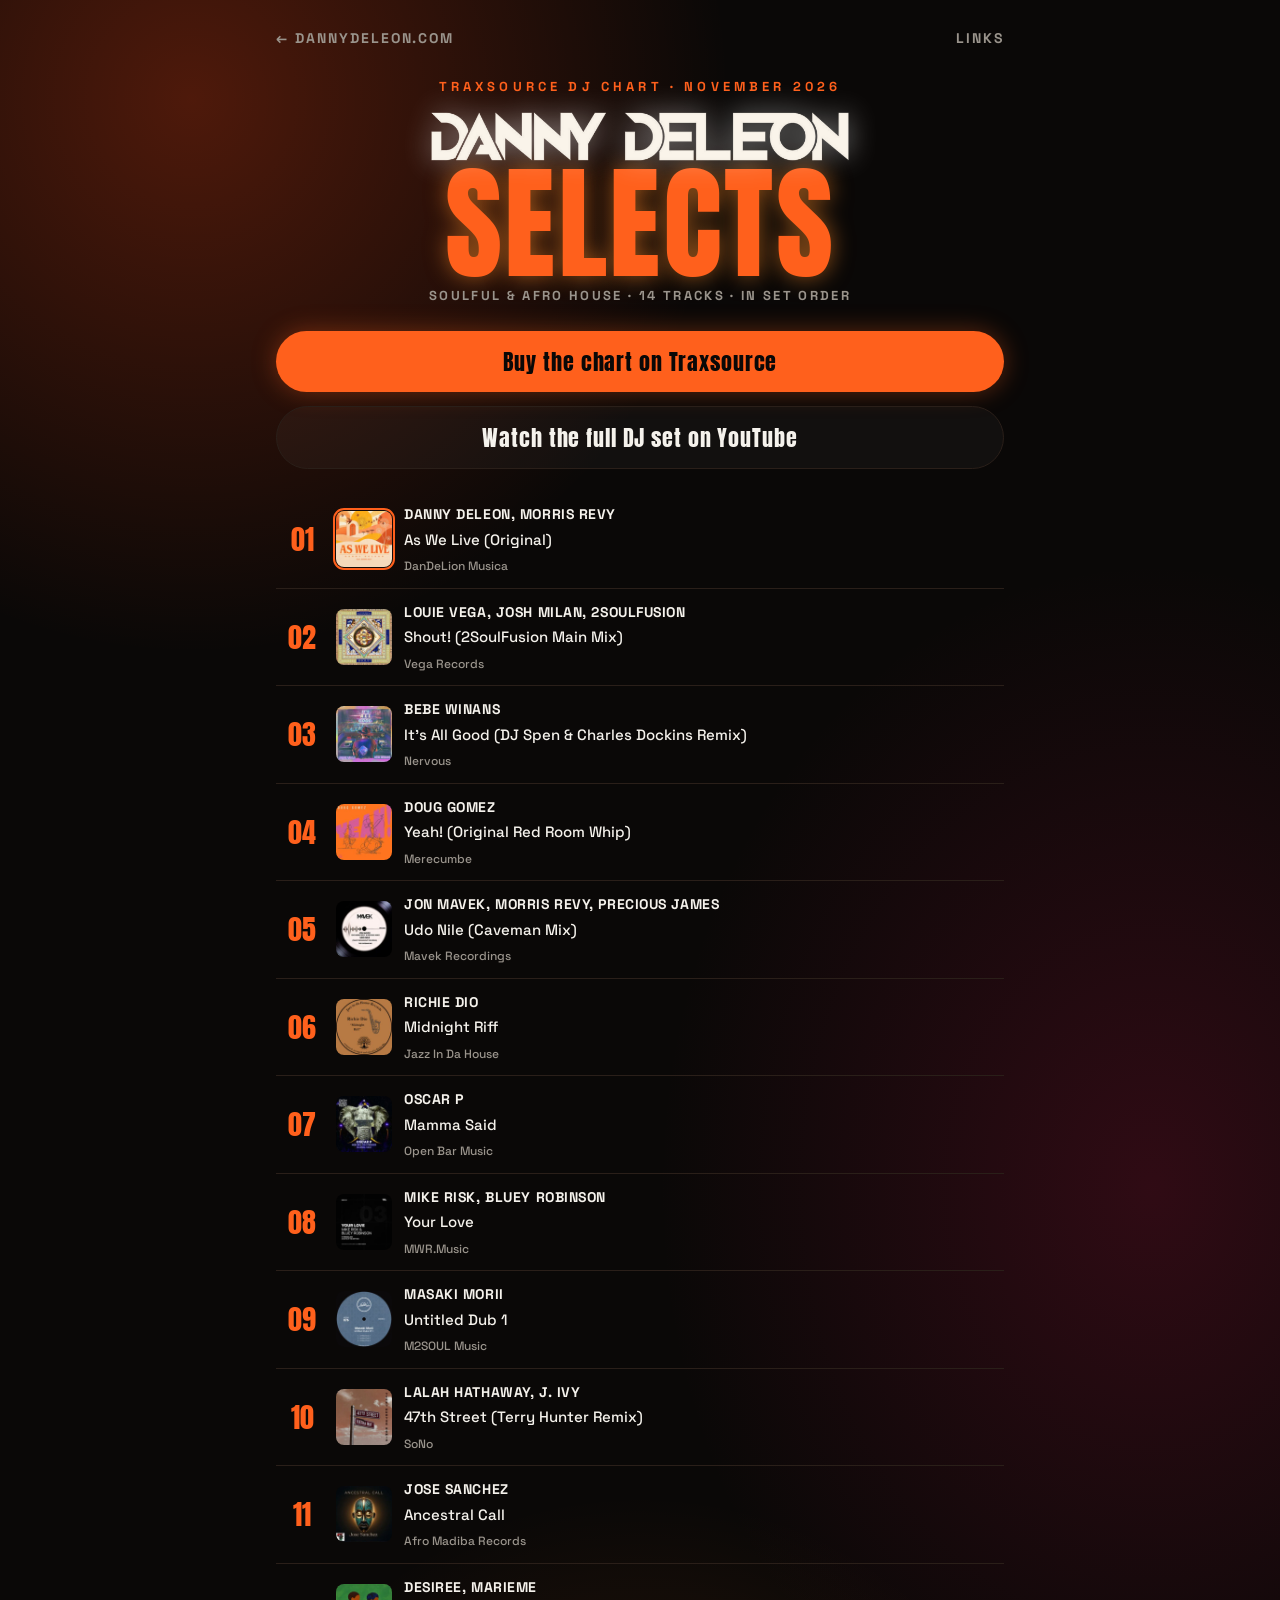
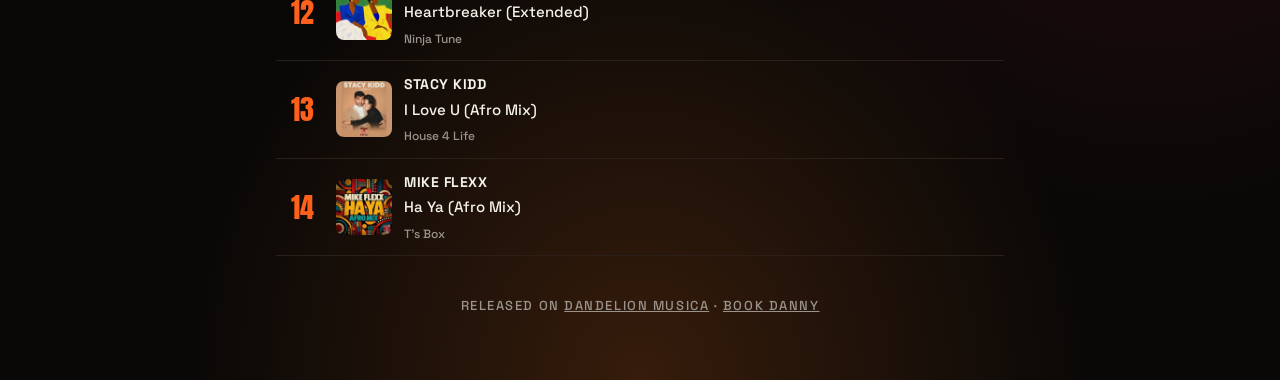
<file: selects/index.html>
<!doctype html>
<html lang="en">
<head>
<meta charset="utf-8">
<meta name="viewport" content="width=device-width,initial-scale=1">
<title>Danny Deleon Selects · Monthly DJ Chart</title>
<meta name="description" content="Danny Deleon Selects: the soulful and Afro house records Danny is playing this month, in set order, with links to buy on Traxsource and the full DJ set.">
<meta property="og:title" content="Danny Deleon Selects · Monthly DJ Chart">
<meta property="og:description" content="Soulful & Afro House. The records I'm playing this month, in set order.">
<meta property="og:image" content="https://dannydeleon.com/assets/selects/2026-11/og.jpg">
<meta property="og:url" content="https://dannydeleon.com/selects/">
<link rel="canonical" href="https://dannydeleon.com/selects/">
<link rel="icon" type="image/png" href="../assets/favicon.png">
<link rel="preconnect" href="https://fonts.googleapis.com"><link rel="preconnect" href="https://fonts.gstatic.com" crossorigin>
<link rel="stylesheet" href="https://fonts.googleapis.com/css2?family=Anton&family=Space+Grotesk:wght@500;700&display=swap">
<link rel="stylesheet" href="../assets/club.css?v=1">
</head>
<body>
<main class="wrap">
  <nav class="top" aria-label="Site"><a href="../">← dannydeleon.com</a><a href="../links/">Links</a></nav>
  <p class="eyebrow" id="eyebrow">Traxsource DJ chart</p>
  <img class="logo" src="../assets/selects/logo.png" alt="Danny Deleon" width="840" height="102" style="margin-top:14px">
  <h1 class="h-anton selects">SELECTS</h1>
  <p class="sub" id="sub">Soulful &amp; Afro House</p>

  <div class="stack" style="margin:26px 0 8px">
    <a class="btn btn-org" id="chart-btn" href="#">Buy the chart on Traxsource</a>
    <a class="btn btn-line off" id="yt-btn" href="#">Full DJ set · coming soon on YouTube</a>
  </div>

  <div class="lead" id="tracks" style="margin-top:22px"></div>
  <div class="archive" id="archive"></div>

  <p class="foot">Released on <a href="https://dandelionmusica.com/">Dandelion Musica</a> · <a href="../#book">Book Danny</a></p>
</main>
<script>
const esc=s=>String(s).replace(/[&<>"]/g,c=>({"&":"&amp;","<":"&lt;",">":"&gt;",'"':"&quot;"}[c]));
const rows=m=>m.tracks.map((t,i)=>`<a class="track" href="${esc(t.url)}" target="_blank" rel="noopener"><span class="n">${String(i+1).padStart(2,"0")}</span><img src="../${esc(t.cover)}" alt="" loading="lazy" width="56" height="56"><span><span class="ta">${esc(t.artist)}</span><br><span class="tt">${esc(t.title)}</span><br><span class="tl">${esc(t.label)}</span></span></a>`).join("");
fetch("../data/selects.json").then(r=>r.json()).then(d=>{
  const [m,...old]=d.months;
  document.getElementById("eyebrow").textContent="Traxsource DJ chart · "+m.title;
  document.getElementById("sub").textContent="Soulful & Afro House · "+m.tracks.length+" tracks · in set order";
  document.getElementById("chart-btn").href=m.chart;
  const yt=document.getElementById("yt-btn");
  if(m.youtube){yt.href=m.youtube;yt.textContent="Watch the full DJ set on YouTube";yt.classList.remove("off");}
  document.getElementById("tracks").innerHTML=rows(m);
  document.getElementById("archive").innerHTML=old.map(o=>`<h3>${esc(o.title)}</h3><p style="margin-bottom:8px"><a href="${esc(o.chart)}">Chart</a>${o.youtube?` · <a href="${esc(o.youtube)}">DJ set</a>`:""}</p>`+rows(o)).join("");
}).catch(()=>{document.getElementById("tracks").textContent="Couldn't load the chart. Try again in a moment."});
fetch("../data/site.json").then(r=>r.json()).then(s=>{
  if(location.hostname.replace(/^www\./,"")!==s.liveDomain||!s.pixelId)return;
  !function(f,b,e,v,n,t,x){if(f.fbq)return;n=f.fbq=function(){n.callMethod?n.callMethod.apply(n,arguments):n.queue.push(arguments)};if(!f._fbq)f._fbq=n;n.push=n;n.loaded=!0;n.version="2.0";n.queue=[];t=b.createElement(e);t.async=!0;t.src=v;x=b.getElementsByTagName(e)[0];x.parentNode.insertBefore(t,x)}(window,document,"script","https://connect.facebook.net/en_US/fbevents.js");
  fbq("init",s.pixelId);fbq("track","PageView",{});fbq("track","ViewContent",{content_name:"Danny Deleon Selects"});
}).catch(()=>{});
</script>
</body>
</html>
</file>
<file: assets/club.css>
/* Club look for /selects and /links (black, orange glow, Anton + Space Grotesk). */
:root{--bg:#0a0807;--panel:#15100d;--line:#2a1f19;--ink:#f5f2ec;--muted:#9a948c;--org:#ff601c;--hot:#ff8c28}
*{box-sizing:border-box;margin:0;padding:0}
html{background:var(--bg)}
body{min-height:100vh;color:var(--ink);font:500 17px/1.5 "Space Grotesk",system-ui,sans-serif;
  background:radial-gradient(60% 40% at 15% 5%,rgba(255,70,20,.28),transparent 70%),
             radial-gradient(55% 45% at 90% 60%,rgba(160,20,60,.25),transparent 70%),
             radial-gradient(50% 35% at 50% 100%,rgba(255,120,30,.18),transparent 70%),var(--bg)}
a{color:inherit}
.wrap{max-width:760px;margin:0 auto;padding:28px 16px 64px}
.top{display:flex;justify-content:space-between;align-items:center;gap:12px;margin-bottom:28px}
.top a{font-weight:700;font-size:14px;letter-spacing:.14em;text-transform:uppercase;text-decoration:none;color:var(--muted)}
.top a:hover{color:var(--ink)}
.logo{display:block;width:min(420px,80%);height:auto;margin:0 auto;filter:drop-shadow(0 0 14px rgba(255,255,255,.45))}
.eyebrow{font-weight:700;font-size:13px;letter-spacing:.32em;text-transform:uppercase;color:var(--org);text-align:center}
.h-anton{font-family:Anton,Impact,sans-serif;font-weight:400;letter-spacing:.02em;line-height:1}
.selects{font-size:clamp(64px,16vw,124px);color:var(--org);text-align:center;text-shadow:0 0 22px rgba(255,140,40,.55)}
.sub{color:var(--muted);text-align:center;letter-spacing:.18em;text-transform:uppercase;font-size:13px;font-weight:700}
.btn{display:flex;align-items:center;justify-content:center;gap:10px;min-height:56px;padding:14px 22px;border-radius:999px;
  font-family:Anton,Impact,sans-serif;font-size:22px;letter-spacing:.04em;text-decoration:none;text-align:center;transition:transform .15s,box-shadow .15s}
.btn:hover{transform:translateY(-1px)}
.btn-org{background:var(--org);color:#0a0807;box-shadow:0 0 24px rgba(255,96,28,.35)}
.btn-org:hover{box-shadow:0 0 34px rgba(255,96,28,.6)}
.btn-line{border:1.5px solid var(--line);background:rgba(255,255,255,.03);color:var(--ink)}
.btn-line:hover{border-color:var(--org)}
.btn.off{opacity:.5;pointer-events:none}
.stack{display:grid;gap:14px}
.card{display:flex;gap:14px;align-items:center;padding:12px;border:1.5px solid var(--line);border-radius:16px;background:rgba(255,255,255,.03);text-decoration:none}
.card:hover{border-color:var(--org)}
.card img{width:64px;height:64px;border-radius:10px;object-fit:cover;flex:none}
.card b{display:block;font-family:Anton,Impact,sans-serif;font-weight:400;font-size:22px;letter-spacing:.03em;line-height:1.1}
.card span{color:var(--muted);font-size:14px}
.track{display:grid;grid-template-columns:44px 56px 1fr;gap:12px;align-items:center;padding:10px 4px;border-bottom:1px solid var(--line);text-decoration:none}
.track:hover .tt{color:var(--org)}
.track .n{font-family:Anton,Impact,sans-serif;font-size:28px;color:var(--org);text-align:center}
.track img{width:56px;height:56px;border-radius:8px;object-fit:cover}
.track .ta{font-weight:700;text-transform:uppercase;font-size:14px;letter-spacing:.04em}
.track .tt{font-size:15px;color:var(--ink)}
.track .tl{font-size:12px;color:var(--muted)}
.lead .track:first-child img{outline:2px solid var(--org);outline-offset:1px}
.foot{margin-top:40px;text-align:center;color:var(--muted);font-size:13px;letter-spacing:.12em;text-transform:uppercase}
.archive h3{font-family:Anton,Impact,sans-serif;font-weight:400;font-size:26px;margin:36px 0 10px}
@media (max-width:420px){.btn{font-size:19px}.track{grid-template-columns:34px 48px 1fr;gap:10px}.track img{width:48px;height:48px}}
</file>
